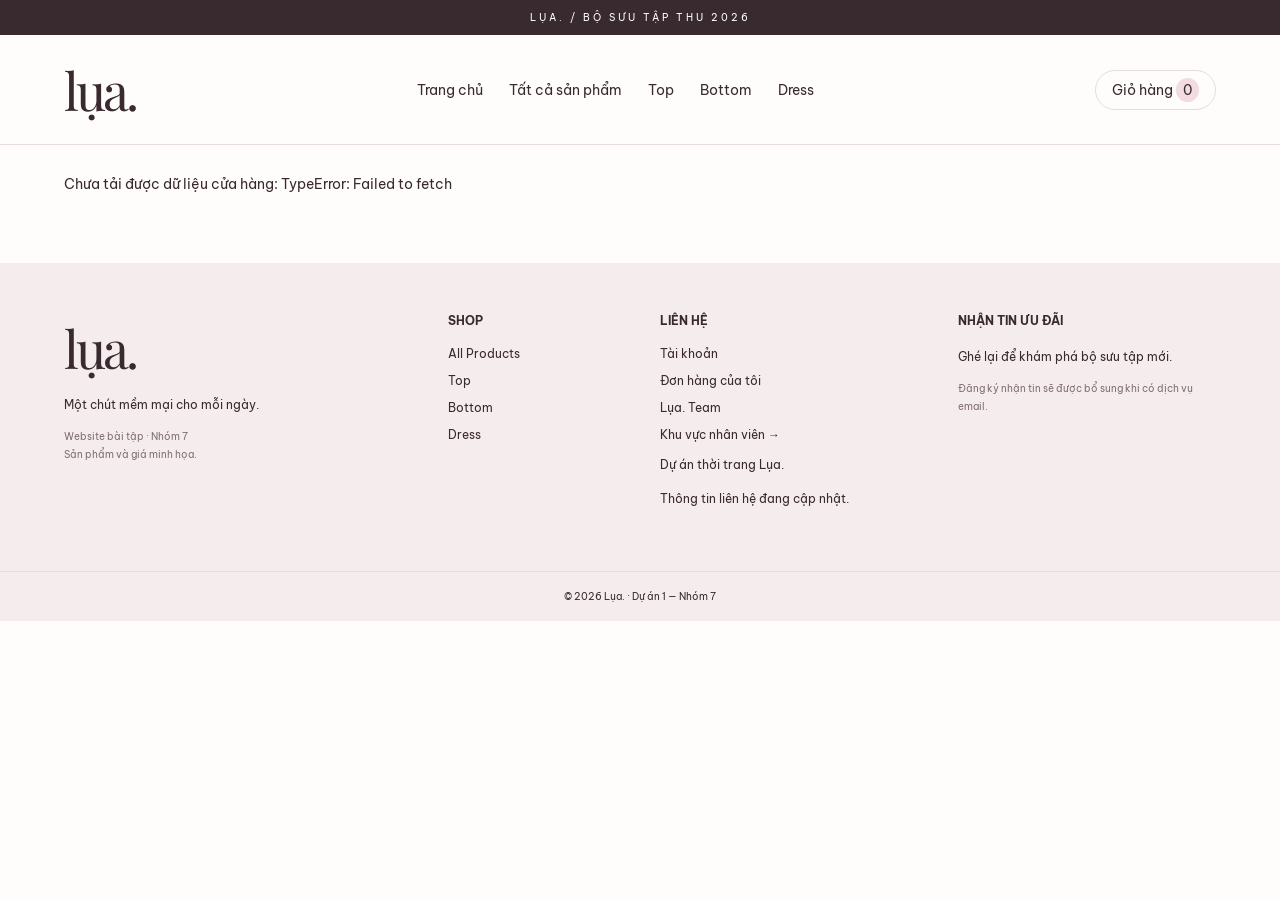
<file: index.html>
<!doctype html><html lang="vi"><head><meta charset="utf-8"><meta name="viewport" content="width=device-width,initial-scale=1"><title>Lụa. — Mặc nhẹ, sống dịu dàng</title><link rel="stylesheet" href="style.css"></head><body><div class="announcement">LỤA. / BỘ SƯU TẬP THU 2026</div><header><button id="menuButton" aria-label="Mở menu">☰</button><a class="logo" href="index.html">lụa.</a><nav><a href="index.html">Trang chủ</a><a href="all-products.html">Tất cả sản phẩm</a><a href="top.html">Top</a><a href="bottom.html">Bottom</a><a href="dress.html">Dress</a></nav><button id="bagButton" aria-label="Xem giỏ hàng">Giỏ hàng <span id="count">0</span></button></header><main id="main"></main><footer><div><a class="logo" href="index.html">lụa.</a><p>Một chút mềm mại cho mỗi ngày.</p><small>Website bài tập · Nhóm 7<br>Sản phẩm và giá minh họa.</small></div><div><b>SHOP</b><a href="all-products.html">All Products</a><a href="top.html">Top</a><a href="bottom.html">Bottom</a><a href="dress.html">Dress</a></div><div><b>LIÊN HỆ</b><a href="account/">Tài khoản</a><a href="checkout.html">Đơn hàng của tôi</a><a href="team/">Lụa. Team</a><a href="staff.html">Khu vực nhân viên →</a><p>Dự án thời trang Lụa.</p><p>Thông tin liên hệ đang cập nhật.</p></div><div><b>NHẬN TIN ƯU ĐÃI</b><p>Ghé lại để khám phá bộ sưu tập mới.</p><small>Đăng ký nhận tin sẽ được bổ sung khi có dịch vụ email.</small></div></footer><div class="copyright">© 2026 Lụa. · Dự án 1 — Nhóm 7</div><dialog id="menu"><button class="close" aria-label="Đóng">×</button><a class="logo" href="index.html">lụa.</a><nav><a href="index.html">Home</a><a href="all-products.html">All Products</a><a href="top.html">Top</a><a href="bottom.html">Bottom</a><a href="dress.html">Dress</a></nav></dialog><dialog id="quick"><button class="close" aria-label="Đóng">×</button><form id="addForm"><div id="quickInfo"></div><fieldset><legend>Chọn size</legend><div id="sizes"></div></fieldset><fieldset><legend>Màu sắc</legend><div id="colors"></div></fieldset><button class="primary wide">Thêm vào giỏ</button></form></dialog><dialog id="bag"><button class="close" aria-label="Đóng">×</button><h2>Giỏ hàng của bạn</h2><div id="bagItems"></div><p><a class="primary" href="checkout.html">Đặt hàng giao tận nơi →</a></p><p id="total"></p><p class="muted">Đơn giao hàng sẽ lưu vào hệ thống, chờ xác nhận và thu tiền khi giao.</p><button class="primary" onclick="document.querySelector('#bag').close()">Tiếp tục mua sắm</button></dialog><div id="toast" role="status"></div><script src="account/supabase-2.57.4.js"></script><script src="app.js"></script></body></html>
</file>
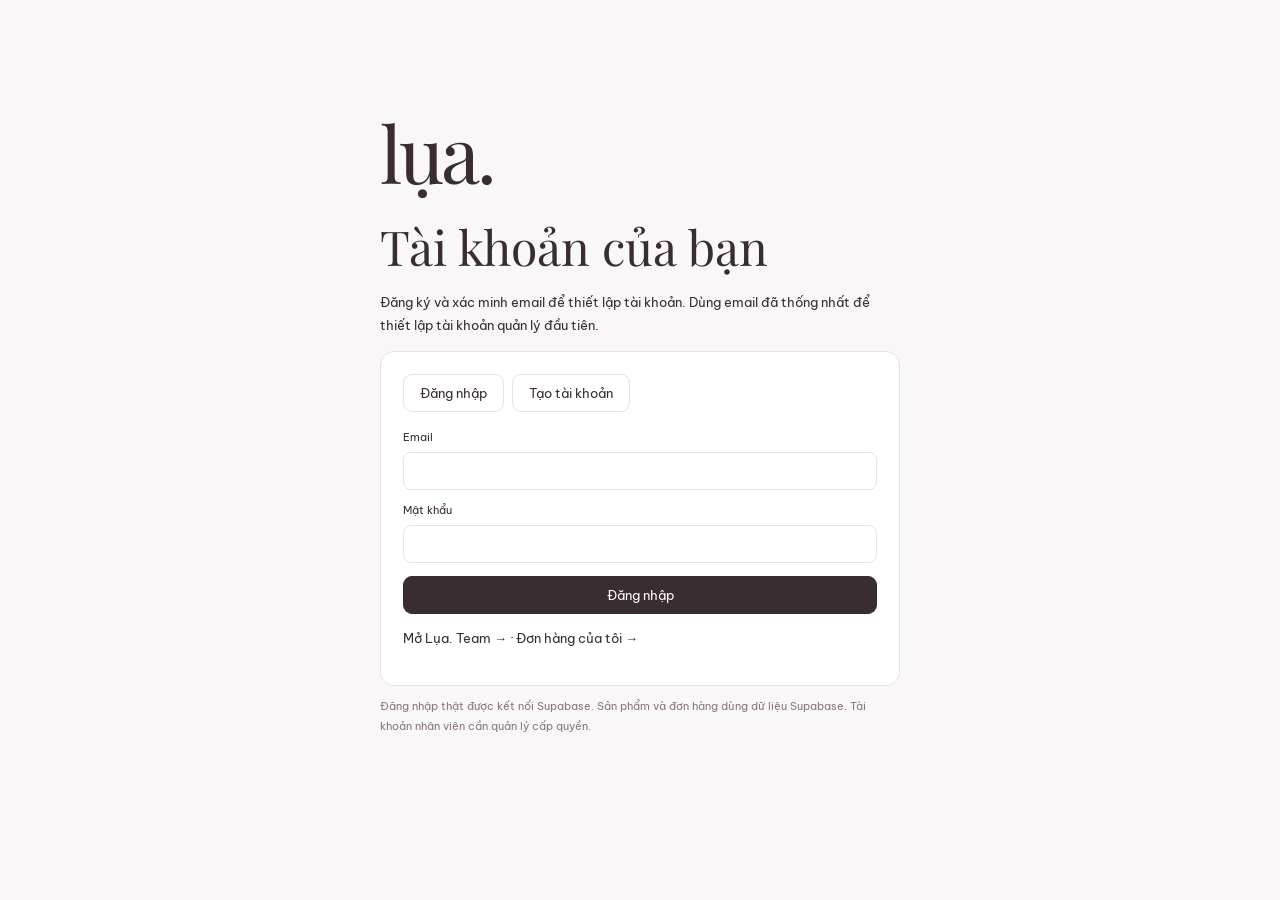
<file: account/index.html>
<!doctype html><html lang="vi"><head><meta charset="utf-8"><meta name="viewport" content="width=device-width,initial-scale=1"><title>Tài khoản Lụa.</title><link rel="stylesheet" href="../team/style.css"></head><body><div class="welcome" style="max-width:580px"><a class="brand" href="../index.html">lụa.</a><h1>Tài khoản của bạn</h1><p>Đăng ký và xác minh email để thiết lập tài khoản. Dùng email đã thống nhất để thiết lập tài khoản quản lý đầu tiên.</p><section class="panel"><div class="actions"><button id="loginMode" type="button">Đăng nhập</button><button id="signupMode" type="button">Tạo tài khoản</button></div><form id="authForm" class="fields"><label>Email<input id="email" type="email" autocomplete="username" required></label><label>Mật khẩu<input id="password" type="password" autocomplete="current-password" minlength="12" required></label><label id="confirmLabel" hidden>Nhập lại mật khẩu<input id="confirmPassword" type="password" autocomplete="new-password" minlength="12"></label><button id="submit" class="primary">Đăng nhập</button></form><p id="message" role="status" style="line-height:1.8"></p><p><a href="../team/">Mở Lụa. Team →</a> · <a href="../checkout.html">Đơn hàng của tôi →</a></p><button id="logout" hidden>Đăng xuất</button></section><p class="muted">Đăng nhập thật được kết nối Supabase. Sản phẩm và đơn hàng dùng dữ liệu Supabase. Tài khoản nhân viên cần quản lý cấp quyền.</p></div><script src="supabase-2.57.4.js"></script><script src="auth.js"></script></body></html>
</file>
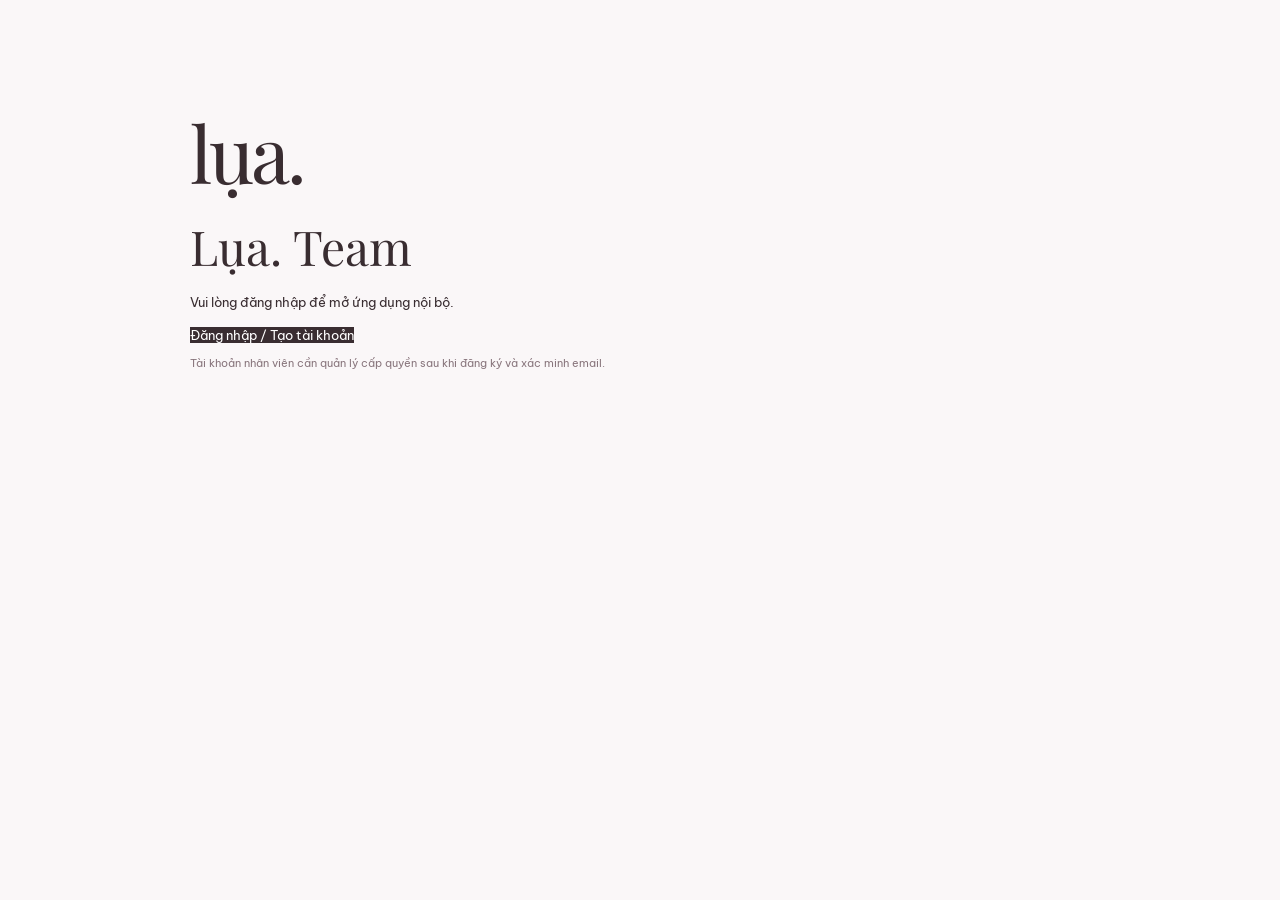
<file: team/index.html>
<!doctype html><html lang="vi"><head><meta charset="utf-8"><meta name="viewport" content="width=device-width,initial-scale=1"><title>Lụa. Team — Quản lý & Nhân viên</title><link rel="stylesheet" href="style.css"></head><body><section id="entry"></section><div id="app" hidden><aside><a class="brand" href="index.html">lụa.<small>TEAM / CỬA HÀNG 01</small></a><nav id="nav"></nav><div class="asideFoot"><p id="identity"></p><button id="switch">Đăng xuất</button><p><a href="../index.html">← Website khách hàng</a></p></div></aside><main><header><div><span class="eyebrow">LỤA. TEAM / VẬN HÀNH CỬA HÀNG</span><h1 id="title"></h1></div><span class="badge" id="roleBadge"></span></header><div class="notice">Dữ liệu chung Supabase · Quyền theo tài khoản đăng nhập. Bấm Đồng bộ để lấy thay đổi từ thiết bị khác.</div><section id="view"></section></main></div><dialog id="modal"><button class="close" aria-label="Đóng">×</button><div id="modalBody"></div></dialog><div id="toast" role="status"></div><script src="../account/supabase-2.57.4.js"></script><script src="app.js"></script></body></html>
</file>
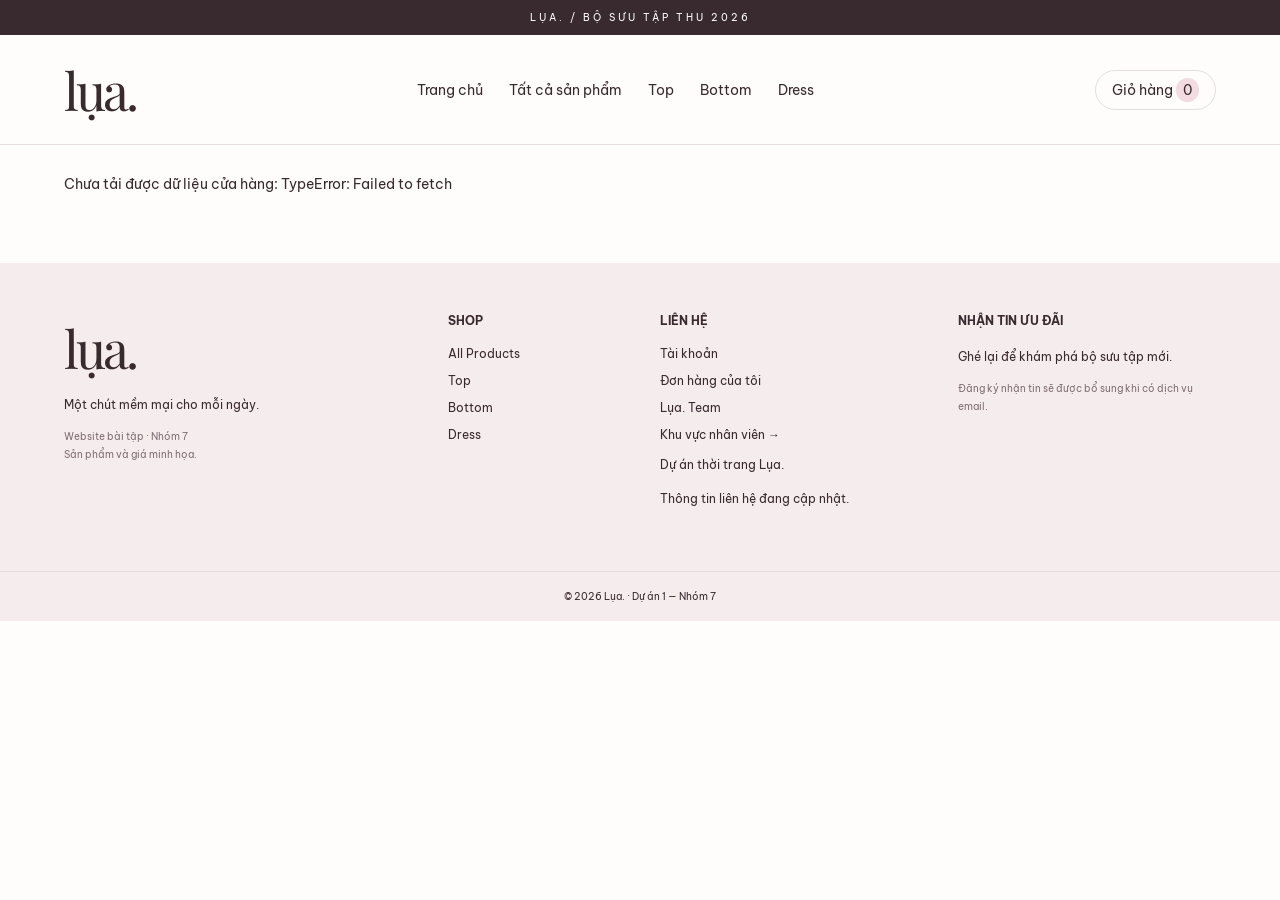
<file: all-products.html>
<!doctype html><html lang="vi"><head><meta charset="utf-8"><meta name="viewport" content="width=device-width,initial-scale=1"><title>all-products — Lụa.</title><link rel="stylesheet" href="style.css"></head><body><div class="announcement">LỤA. / BỘ SƯU TẬP THU 2026</div><header><button id="menuButton" aria-label="Mở menu">☰</button><a class="logo" href="index.html">lụa.</a><nav><a href="index.html">Trang chủ</a><a href="all-products.html">Tất cả sản phẩm</a><a href="top.html">Top</a><a href="bottom.html">Bottom</a><a href="dress.html">Dress</a></nav><button id="bagButton" aria-label="Xem giỏ hàng">Giỏ hàng <span id="count">0</span></button></header><main id="main"></main><footer><div><a class="logo" href="index.html">lụa.</a><p>Một chút mềm mại cho mỗi ngày.</p><small>Website bài tập · Nhóm 7<br>Sản phẩm và giá minh họa.</small></div><div><b>SHOP</b><a href="all-products.html">All Products</a><a href="top.html">Top</a><a href="bottom.html">Bottom</a><a href="dress.html">Dress</a></div><div><b>LIÊN HỆ</b><a href="account/">Tài khoản</a><a href="checkout.html">Đơn hàng của tôi</a><a href="team/">Lụa. Team</a><a href="staff.html">Khu vực nhân viên →</a><p>Dự án thời trang Lụa.</p><p>Thông tin liên hệ đang cập nhật.</p></div><div><b>NHẬN TIN ƯU ĐÃI</b><p>Ghé lại để khám phá bộ sưu tập mới.</p><small>Đăng ký nhận tin sẽ được bổ sung khi có dịch vụ email.</small></div></footer><div class="copyright">© 2026 Lụa. · Dự án 1 — Nhóm 7</div><dialog id="menu"><button class="close" aria-label="Đóng">×</button><a class="logo" href="index.html">lụa.</a><nav><a href="index.html">Home</a><a href="all-products.html">All Products</a><a href="top.html">Top</a><a href="bottom.html">Bottom</a><a href="dress.html">Dress</a></nav></dialog><dialog id="quick"><button class="close" aria-label="Đóng">×</button><form id="addForm"><div id="quickInfo"></div><fieldset><legend>Chọn size</legend><div id="sizes"></div></fieldset><fieldset><legend>Màu sắc</legend><div id="colors"></div></fieldset><button class="primary wide">Thêm vào giỏ</button></form></dialog><dialog id="bag"><button class="close" aria-label="Đóng">×</button><h2>Giỏ hàng của bạn</h2><div id="bagItems"></div><p><a class="primary" href="checkout.html">Đặt hàng giao tận nơi →</a></p><p id="total"></p><p class="muted">Đơn giao hàng sẽ lưu vào hệ thống, chờ xác nhận và thu tiền khi giao.</p><button class="primary" onclick="document.querySelector('#bag').close()">Tiếp tục mua sắm</button></dialog><div id="toast" role="status"></div><script src="account/supabase-2.57.4.js"></script><script src="app.js"></script></body></html>
</file>
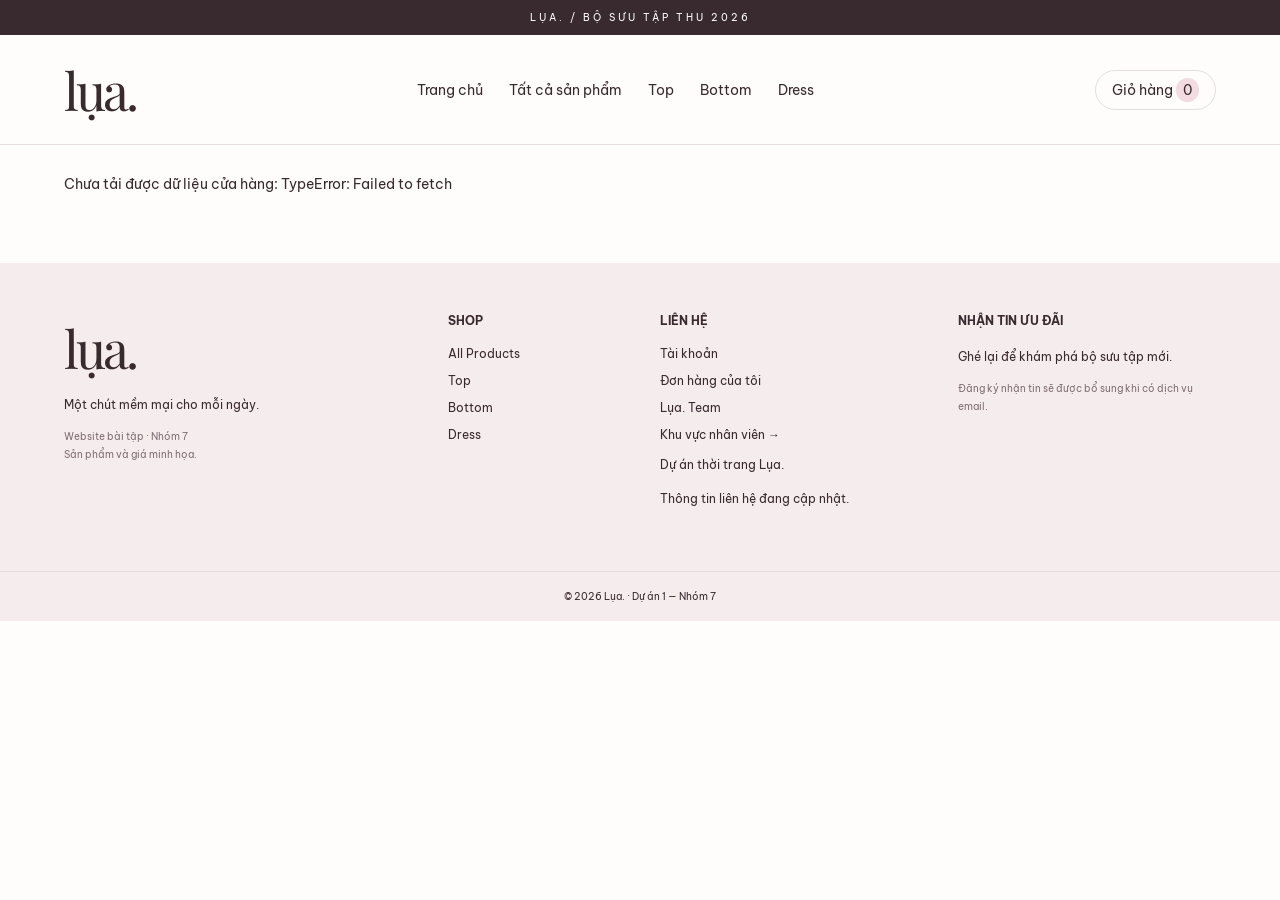
<file: bottom.html>
<!doctype html><html lang="vi"><head><meta charset="utf-8"><meta name="viewport" content="width=device-width,initial-scale=1"><title>bottom — Lụa.</title><link rel="stylesheet" href="style.css"></head><body><div class="announcement">LỤA. / BỘ SƯU TẬP THU 2026</div><header><button id="menuButton" aria-label="Mở menu">☰</button><a class="logo" href="index.html">lụa.</a><nav><a href="index.html">Trang chủ</a><a href="all-products.html">Tất cả sản phẩm</a><a href="top.html">Top</a><a href="bottom.html">Bottom</a><a href="dress.html">Dress</a></nav><button id="bagButton" aria-label="Xem giỏ hàng">Giỏ hàng <span id="count">0</span></button></header><main id="main"></main><footer><div><a class="logo" href="index.html">lụa.</a><p>Một chút mềm mại cho mỗi ngày.</p><small>Website bài tập · Nhóm 7<br>Sản phẩm và giá minh họa.</small></div><div><b>SHOP</b><a href="all-products.html">All Products</a><a href="top.html">Top</a><a href="bottom.html">Bottom</a><a href="dress.html">Dress</a></div><div><b>LIÊN HỆ</b><a href="account/">Tài khoản</a><a href="checkout.html">Đơn hàng của tôi</a><a href="team/">Lụa. Team</a><a href="staff.html">Khu vực nhân viên →</a><p>Dự án thời trang Lụa.</p><p>Thông tin liên hệ đang cập nhật.</p></div><div><b>NHẬN TIN ƯU ĐÃI</b><p>Ghé lại để khám phá bộ sưu tập mới.</p><small>Đăng ký nhận tin sẽ được bổ sung khi có dịch vụ email.</small></div></footer><div class="copyright">© 2026 Lụa. · Dự án 1 — Nhóm 7</div><dialog id="menu"><button class="close" aria-label="Đóng">×</button><a class="logo" href="index.html">lụa.</a><nav><a href="index.html">Home</a><a href="all-products.html">All Products</a><a href="top.html">Top</a><a href="bottom.html">Bottom</a><a href="dress.html">Dress</a></nav></dialog><dialog id="quick"><button class="close" aria-label="Đóng">×</button><form id="addForm"><div id="quickInfo"></div><fieldset><legend>Chọn size</legend><div id="sizes"></div></fieldset><fieldset><legend>Màu sắc</legend><div id="colors"></div></fieldset><button class="primary wide">Thêm vào giỏ</button></form></dialog><dialog id="bag"><button class="close" aria-label="Đóng">×</button><h2>Giỏ hàng của bạn</h2><div id="bagItems"></div><p><a class="primary" href="checkout.html">Đặt hàng giao tận nơi →</a></p><p id="total"></p><p class="muted">Đơn giao hàng sẽ lưu vào hệ thống, chờ xác nhận và thu tiền khi giao.</p><button class="primary" onclick="document.querySelector('#bag').close()">Tiếp tục mua sắm</button></dialog><div id="toast" role="status"></div><script src="account/supabase-2.57.4.js"></script><script src="app.js"></script></body></html>
</file>
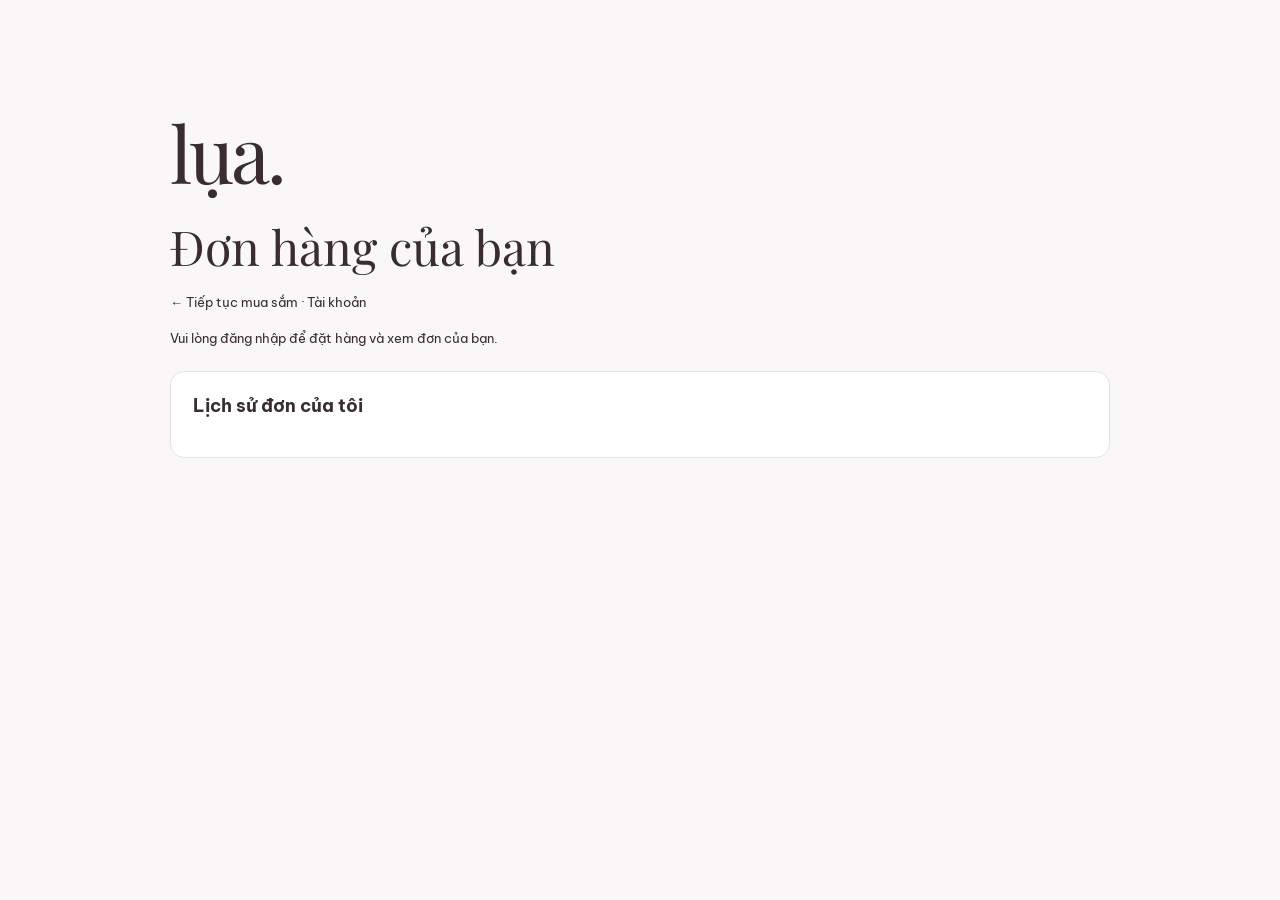
<file: checkout.html>
<!doctype html><html lang="vi"><head><meta charset="utf-8"><meta name="viewport" content="width=device-width,initial-scale=1"><title>Đơn hàng — Lụa.</title><link rel="stylesheet" href="team/style.css"></head><body><div class="welcome" style="max-width:1000px"><a class="brand" href="index.html">lụa.</a><h1>Đơn hàng của bạn</h1><p><a href="index.html">← Tiếp tục mua sắm</a> · <a href="account/">Tài khoản</a></p><p id="notice" role="status"></p><section class="panel" id="checkoutPanel"><div id="summary"></div><form id="orderForm" class="fields"><label>Họ tên<input name="name" maxlength="80" autocomplete="name" required></label><label>Số điện thoại<input name="phone" type="tel" maxlength="20" autocomplete="tel" required></label><label>Địa chỉ giao hàng<textarea name="address" maxlength="300" autocomplete="street-address" required></textarea></label><p>Thanh toán khi nhận hàng. Ứng dụng chưa kết nối cổng thanh toán ngân hàng.</p><button class="primary" id="place">Xác nhận đặt hàng</button></form></section><section class="panel" style="margin-top:20px"><h2>Lịch sử đơn của tôi</h2><div id="myOrders"></div></section></div><script src="account/supabase-2.57.4.js"></script><script src="checkout.js"></script></body></html>
</file>
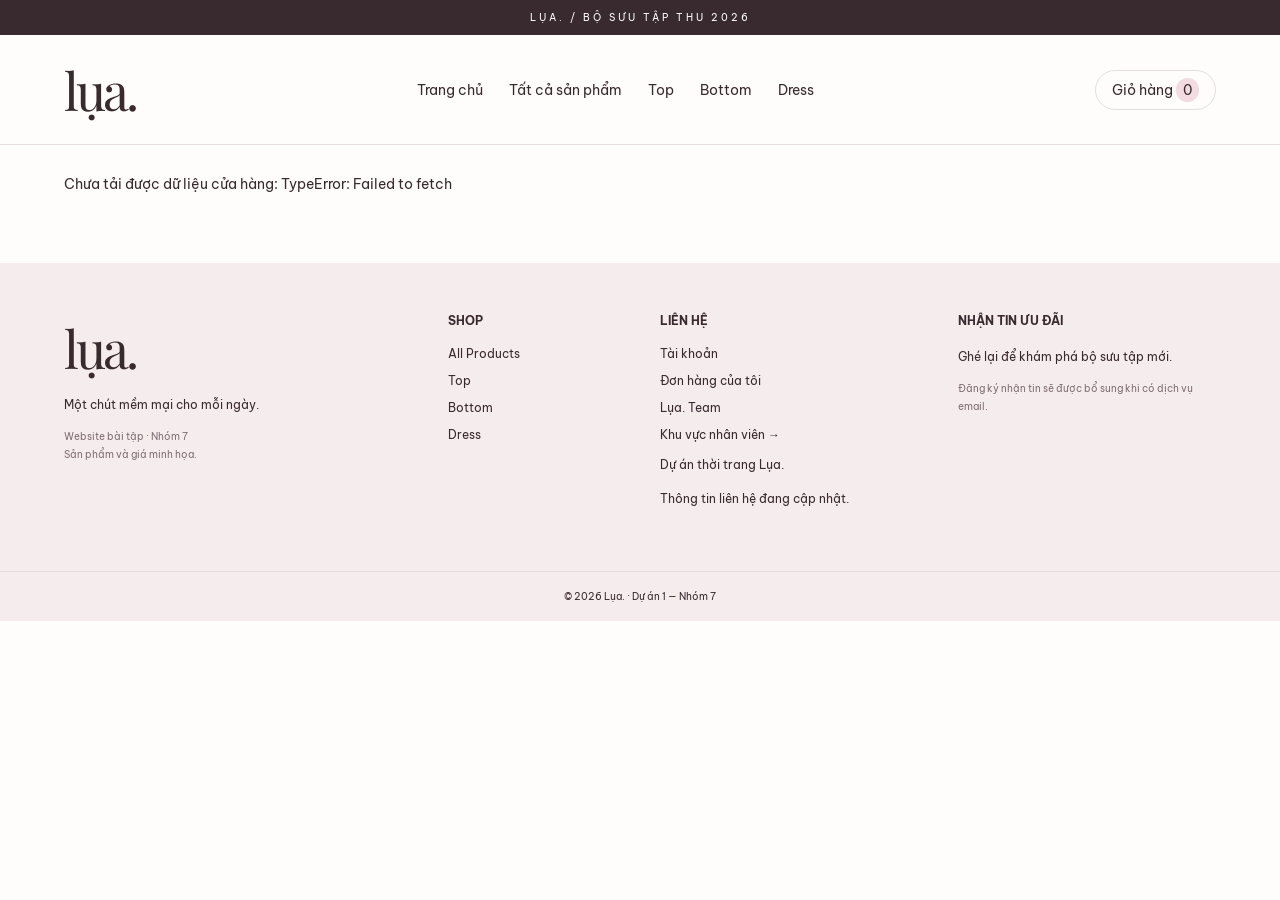
<file: dress.html>
<!doctype html><html lang="vi"><head><meta charset="utf-8"><meta name="viewport" content="width=device-width,initial-scale=1"><title>dress — Lụa.</title><link rel="stylesheet" href="style.css"></head><body><div class="announcement">LỤA. / BỘ SƯU TẬP THU 2026</div><header><button id="menuButton" aria-label="Mở menu">☰</button><a class="logo" href="index.html">lụa.</a><nav><a href="index.html">Trang chủ</a><a href="all-products.html">Tất cả sản phẩm</a><a href="top.html">Top</a><a href="bottom.html">Bottom</a><a href="dress.html">Dress</a></nav><button id="bagButton" aria-label="Xem giỏ hàng">Giỏ hàng <span id="count">0</span></button></header><main id="main"></main><footer><div><a class="logo" href="index.html">lụa.</a><p>Một chút mềm mại cho mỗi ngày.</p><small>Website bài tập · Nhóm 7<br>Sản phẩm và giá minh họa.</small></div><div><b>SHOP</b><a href="all-products.html">All Products</a><a href="top.html">Top</a><a href="bottom.html">Bottom</a><a href="dress.html">Dress</a></div><div><b>LIÊN HỆ</b><a href="account/">Tài khoản</a><a href="checkout.html">Đơn hàng của tôi</a><a href="team/">Lụa. Team</a><a href="staff.html">Khu vực nhân viên →</a><p>Dự án thời trang Lụa.</p><p>Thông tin liên hệ đang cập nhật.</p></div><div><b>NHẬN TIN ƯU ĐÃI</b><p>Ghé lại để khám phá bộ sưu tập mới.</p><small>Đăng ký nhận tin sẽ được bổ sung khi có dịch vụ email.</small></div></footer><div class="copyright">© 2026 Lụa. · Dự án 1 — Nhóm 7</div><dialog id="menu"><button class="close" aria-label="Đóng">×</button><a class="logo" href="index.html">lụa.</a><nav><a href="index.html">Home</a><a href="all-products.html">All Products</a><a href="top.html">Top</a><a href="bottom.html">Bottom</a><a href="dress.html">Dress</a></nav></dialog><dialog id="quick"><button class="close" aria-label="Đóng">×</button><form id="addForm"><div id="quickInfo"></div><fieldset><legend>Chọn size</legend><div id="sizes"></div></fieldset><fieldset><legend>Màu sắc</legend><div id="colors"></div></fieldset><button class="primary wide">Thêm vào giỏ</button></form></dialog><dialog id="bag"><button class="close" aria-label="Đóng">×</button><h2>Giỏ hàng của bạn</h2><div id="bagItems"></div><p><a class="primary" href="checkout.html">Đặt hàng giao tận nơi →</a></p><p id="total"></p><p class="muted">Đơn giao hàng sẽ lưu vào hệ thống, chờ xác nhận và thu tiền khi giao.</p><button class="primary" onclick="document.querySelector('#bag').close()">Tiếp tục mua sắm</button></dialog><div id="toast" role="status"></div><script src="account/supabase-2.57.4.js"></script><script src="app.js"></script></body></html>
</file>
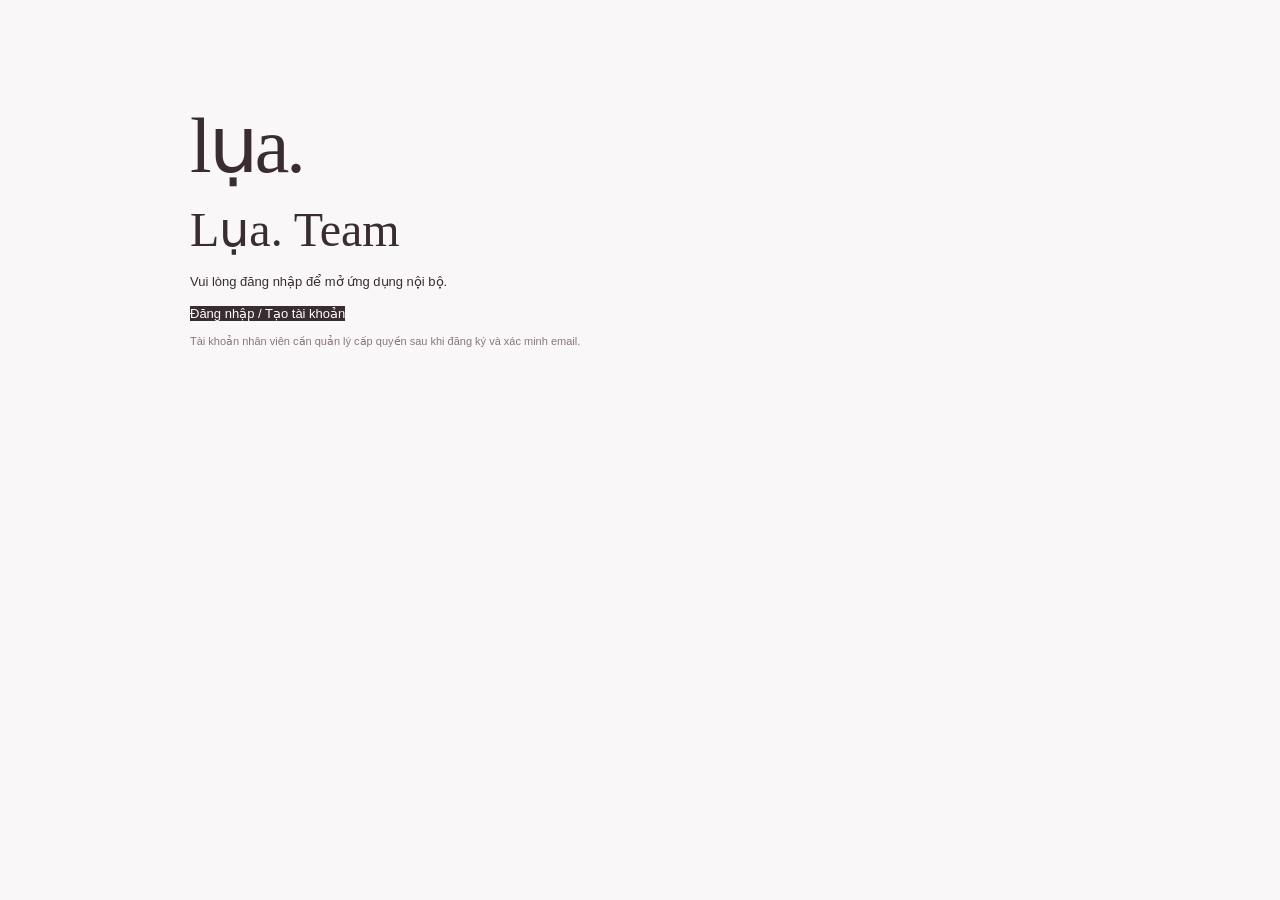
<file: staff.html>
<!doctype html><html lang="vi"><head><meta charset="utf-8"><meta name="viewport" content="width=device-width,initial-scale=1"><meta http-equiv="refresh" content="0;url=team/"><title>Lụa. Team</title></head><body><p>Khu vực nhân viên đã chuyển sang hệ thống tài khoản chung.</p><a href="team/">Mở Lụa. Team</a></body></html>
</file>
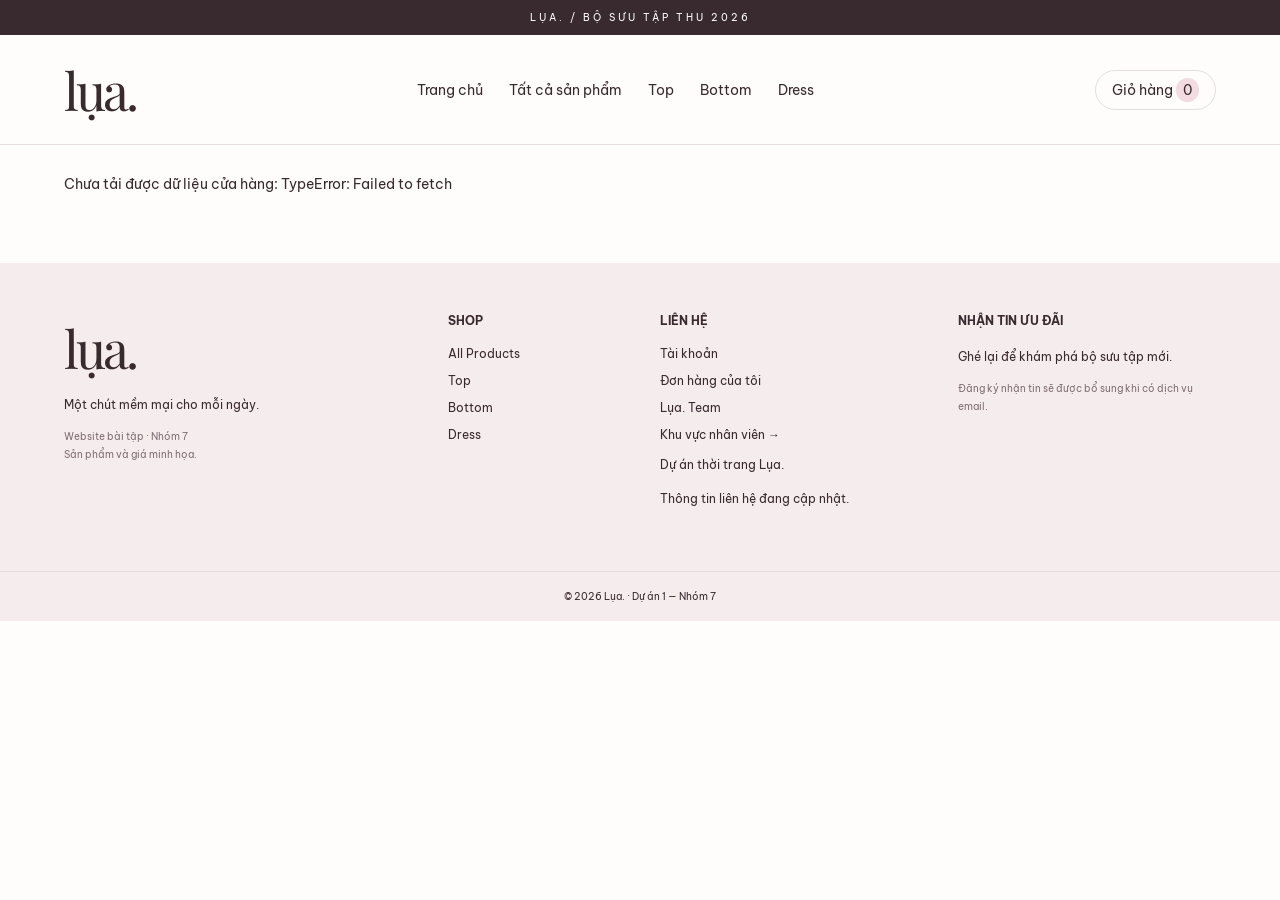
<file: top.html>
<!doctype html><html lang="vi"><head><meta charset="utf-8"><meta name="viewport" content="width=device-width,initial-scale=1"><title>top — Lụa.</title><link rel="stylesheet" href="style.css"></head><body><div class="announcement">LỤA. / BỘ SƯU TẬP THU 2026</div><header><button id="menuButton" aria-label="Mở menu">☰</button><a class="logo" href="index.html">lụa.</a><nav><a href="index.html">Trang chủ</a><a href="all-products.html">Tất cả sản phẩm</a><a href="top.html">Top</a><a href="bottom.html">Bottom</a><a href="dress.html">Dress</a></nav><button id="bagButton" aria-label="Xem giỏ hàng">Giỏ hàng <span id="count">0</span></button></header><main id="main"></main><footer><div><a class="logo" href="index.html">lụa.</a><p>Một chút mềm mại cho mỗi ngày.</p><small>Website bài tập · Nhóm 7<br>Sản phẩm và giá minh họa.</small></div><div><b>SHOP</b><a href="all-products.html">All Products</a><a href="top.html">Top</a><a href="bottom.html">Bottom</a><a href="dress.html">Dress</a></div><div><b>LIÊN HỆ</b><a href="account/">Tài khoản</a><a href="checkout.html">Đơn hàng của tôi</a><a href="team/">Lụa. Team</a><a href="staff.html">Khu vực nhân viên →</a><p>Dự án thời trang Lụa.</p><p>Thông tin liên hệ đang cập nhật.</p></div><div><b>NHẬN TIN ƯU ĐÃI</b><p>Ghé lại để khám phá bộ sưu tập mới.</p><small>Đăng ký nhận tin sẽ được bổ sung khi có dịch vụ email.</small></div></footer><div class="copyright">© 2026 Lụa. · Dự án 1 — Nhóm 7</div><dialog id="menu"><button class="close" aria-label="Đóng">×</button><a class="logo" href="index.html">lụa.</a><nav><a href="index.html">Home</a><a href="all-products.html">All Products</a><a href="top.html">Top</a><a href="bottom.html">Bottom</a><a href="dress.html">Dress</a></nav></dialog><dialog id="quick"><button class="close" aria-label="Đóng">×</button><form id="addForm"><div id="quickInfo"></div><fieldset><legend>Chọn size</legend><div id="sizes"></div></fieldset><fieldset><legend>Màu sắc</legend><div id="colors"></div></fieldset><button class="primary wide">Thêm vào giỏ</button></form></dialog><dialog id="bag"><button class="close" aria-label="Đóng">×</button><h2>Giỏ hàng của bạn</h2><div id="bagItems"></div><p><a class="primary" href="checkout.html">Đặt hàng giao tận nơi →</a></p><p id="total"></p><p class="muted">Đơn giao hàng sẽ lưu vào hệ thống, chờ xác nhận và thu tiền khi giao.</p><button class="primary" onclick="document.querySelector('#bag').close()">Tiếp tục mua sắm</button></dialog><div id="toast" role="status"></div><script src="account/supabase-2.57.4.js"></script><script src="app.js"></script></body></html>
</file>
<file: style.css>
@import url('https://fonts.googleapis.com/css2?family=Be+Vietnam+Pro:wght@400;500;600&family=Playfair+Display:wght@400;500;600&display=swap');
:root{--ink:#392a30;--pink:#f2dce1;--paper:#fffdfb;--line:#e7dce0;--accent:#804956}*{box-sizing:border-box}body{margin:0;background:var(--paper);color:var(--ink);font:14px 'Be Vietnam Pro',Arial,sans-serif}a{color:inherit;text-decoration:none}button,select,input{font:inherit}button,a,select{touch-action:manipulation}button{cursor:pointer;background:transparent;color:inherit;border:1px solid var(--line);padding:10px 16px;border-radius:30px}button:hover,a:hover{color:var(--accent)}button:focus-visible,a:focus-visible,select:focus-visible{outline:2px solid var(--accent);outline-offset:4px}.announcement{text-align:center;background:var(--ink);color:white;font-size:10px;letter-spacing:3px;padding:11px}header{display:flex;align-items:center;gap:32px;padding:20px 5%;border-bottom:1px solid var(--line)}.logo{font:52px 'Playfair Display',Georgia,serif;letter-spacing:-3px}header nav{display:flex;gap:26px;margin:auto}#menuButton{display:none}#count{background:var(--pink);padding:3px 7px;border-radius:20px}main{max-width:1440px;margin:auto;padding:30px 5% 70px}h1,h2,h3{font-family:'Playfair Display',Georgia,serif;font-weight:500}h1{font-size:clamp(38px,5vw,72px);line-height:1.1;margin:20px 0}h2{font-size:34px}p{line-height:1.8}.eyebrow{font-size:10px;letter-spacing:2.5px;text-transform:uppercase}.hero{display:grid;grid-template-columns:1fr 1fr;background:#f2e3e6;min-height:530px}.heroText{padding:65px 12%;align-self:center}.hero img{width:100%;height:100%;object-fit:cover;max-height:640px}.primary,.secondary{display:inline-block;padding:13px 23px;border-radius:28px;border:1px solid var(--ink)}.primary{background:var(--ink);color:white}.primary:hover{background:var(--accent);color:white}.secondary{margin-left:8px}.categories{display:grid;grid-template-columns:repeat(3,1fr);gap:20px;margin:32px 0 65px}.category{position:relative;overflow:hidden;background:var(--pink)}.category img{width:100%;height:280px;object-fit:cover;display:block;transition:transform .4s}.category:hover img{transform:scale(1.03)}.category span{position:absolute;bottom:18px;left:18px;background:var(--paper);padding:10px 24px;border-radius:30px}.sectionHeading{display:flex;justify-content:space-between;align-items:center}.grid{display:grid;grid-template-columns:repeat(4,1fr);gap:30px 20px}.product img{width:100%;aspect-ratio:3/4;object-fit:cover;background:var(--pink)}.product small{display:block;color:#826d74;margin-top:12px}.product h3{font:14px 'Be Vietnam Pro',Arial;margin:8px 0}.price{font-weight:600}.swatches{font-size:18px;color:#9a7b80;letter-spacing:3px;margin:6px 0}.product button{width:100%;border-radius:5px;padding:9px}.benefits{display:grid;grid-template-columns:repeat(3,1fr);gap:18px;margin:60px 0}.benefits div{background:#f6eff0;padding:23px}.benefits b{display:block;margin-bottom:8px}.story{display:grid;grid-template-columns:1fr 1fr;background:#efece5;align-items:center}.story img{width:100%;height:420px;object-fit:cover}.story div{padding:40px 12%}.help{padding:32px;border:1px solid var(--line);margin-top:30px}.help summary{cursor:pointer}.filters{display:flex;flex-wrap:wrap;align-items:center;gap:10px;margin:24px 0}.filters a{padding:10px 17px;border:1px solid var(--line);border-radius:30px}.filters .active,.size.active{background:var(--ink);color:white}.filterControls{display:flex;justify-content:space-between;gap:12px;flex-wrap:wrap;margin-bottom:25px}.size{border-radius:6px;padding:8px 12px}select{border:1px solid var(--line);padding:10px;background:white;border-radius:6px;color:var(--ink)}.load{display:block;margin:32px auto}.muted{font-size:12px;color:#806f75}.empty{padding:30px;grid-column:1/-1}footer{display:grid;grid-template-columns:2fr 1fr 1.5fr 1.5fr;gap:40px;background:#f5ecee;padding:50px 5%;font-size:12px}footer b{display:block;margin-bottom:18px}footer a:not(.logo){display:block;margin-bottom:12px}footer small{line-height:1.8;color:#806f75}.copyright{text-align:center;padding:18px;font-size:10px;background:#f5ecee;border-top:1px solid var(--line)}dialog{border:0;border-radius:15px;background:var(--paper);color:var(--ink);padding:28px;width:440px;max-width:95vw;max-height:90vh}dialog::backdrop{background:#20181b88}.close{position:absolute;right:12px;top:10px;border:0;font-size:25px;padding:3px 10px}.quickInfo{display:flex;align-items:center;gap:18px;padding-right:25px}.quickInfo img{width:85px;height:110px;object-fit:cover}.quickInfo h3{font:16px 'Be Vietnam Pro',Arial}fieldset{border:0;padding:0;margin:22px 0}legend{margin-bottom:12px}fieldset label{display:inline-flex;margin-right:7px;cursor:pointer}fieldset input{accent-color:var(--accent)}fieldset label span{border:1px solid var(--line);padding:10px;border-radius:5px}fieldset input:checked+span{background:var(--ink);color:white}.wide{width:100%}#toast{position:fixed;bottom:24px;left:50%;transform:translateX(-50%);padding:14px 24px;background:var(--ink);color:white;border-radius:30px;display:none;z-index:10}#menu nav{display:grid;gap:24px;margin:30px 0}.bagRow{display:flex;gap:12px;border-bottom:1px solid var(--line);padding:15px 0}.bagRow img{width:60px;height:80px;object-fit:cover}.bagRow button{font-size:11px;padding:6px 10px}.bagRow p{margin:5px 0}#total{font-weight:600}#bag h2{font-size:27px}
@media(max-width:800px){header{padding:13px 5%;justify-content:space-between;gap:8px}header nav{display:none}#menuButton{display:block;border:0;padding:8px}.logo{font-size:38px}#bagButton{font-size:11px;padding:8px}main{padding:16px 4% 35px}.hero{grid-template-columns:1fr;padding:16px;border-radius:14px;gap:20px;min-height:0}.heroText{padding:12px 0}.hero h1{font-size:39px}.hero img{height:300px;border-radius:9px}.categories{gap:10px;margin:18px 0 32px}.category{border-radius:8px}.category img{height:150px}.category span{font-size:11px;padding:6px 12px;left:8px;bottom:10px}.grid{grid-template-columns:repeat(2,minmax(0,1fr));gap:24px 12px}.product h3{font-size:12px}.sectionHeading h2{font-size:25px}.sectionHeading>a{font-size:11px}.benefits{grid-template-columns:1fr;margin:30px 0;gap:10px}.benefits div{padding:15px;border-radius:8px}.story{grid-template-columns:1fr}.story img{height:260px}.story div{padding:24px}.story h2{font-size:29px}.help{padding:20px}footer{grid-template-columns:1fr 1fr;gap:25px;padding:30px 5%}footer>div:first-child{grid-column:1/-1}.filters{gap:6px}.filters a{padding:8px 12px;font-size:12px}#quick{margin:auto 0 0;width:100%;max-width:100%;border-radius:15px 15px 0 0;padding:24px 20px}#menu{margin:0;height:100vh;max-height:100vh;width:80%;border-radius:0}.filterControls{font-size:12px}h1{font-size:36px}}

[hidden]{display:none!important}
</file>
<file: team/style.css>
@import url('https://fonts.googleapis.com/css2?family=Be+Vietnam+Pro:wght@400;500;600;700&family=Playfair+Display:wght@500&display=swap');
:root{--ink:#392d31;--muted:#89767d;--line:#e9dfe2;--pink:#f0dce3;--accent:#854c62}*{box-sizing:border-box}body{margin:0;color:var(--ink);background:#faf7f8;font:13px 'Be Vietnam Pro',Arial,sans-serif}button,input,select{font:inherit;color:inherit}button{cursor:pointer;border:1px solid var(--line);background:white;padding:10px 16px;border-radius:9px}button:hover{border-color:var(--accent)}button:disabled{opacity:.45;cursor:not-allowed}button:focus-visible,a:focus-visible,input:focus-visible,select:focus-visible{outline:2px solid var(--accent);outline-offset:2px}a{color:inherit;text-decoration:none}aside{position:fixed;width:240px;height:100vh;background:#fff;border-right:1px solid var(--line);padding:34px 22px;display:flex;flex-direction:column}.brand{font:58px 'Playfair Display',Georgia;letter-spacing:-3px}.brand small{display:block;font:9px 'Be Vietnam Pro',Arial;letter-spacing:2px;margin:8px 0 46px}nav{display:grid;gap:10px}nav button{text-align:left;border:0;padding:16px 12px;background:none}nav .active{background:var(--pink);color:#673e50;font-weight:600}.asideFoot{margin-top:auto;font-size:11px;color:var(--muted)}.dot{display:inline-block;width:7px;height:7px;border-radius:50%;background:#698c77;margin-right:5px}main{margin-left:240px;padding:32px 36px}header{display:flex;align-items:center;justify-content:space-between;gap:20px;margin-bottom:25px}.eyebrow{font-size:9px;letter-spacing:2px;color:var(--muted)}h1{font:34px 'Playfair Display',Georgia;margin:10px 0}h2{font-size:18px;margin:0 0 18px}h3{font-size:14px;margin:10px 0}.muted{color:var(--muted);font-size:11px;line-height:1.7}.notice{background:#f2e9ed;border:1px solid #e8d9e0;color:#74515e;border-radius:9px;padding:12px 16px;font-size:11px;margin-bottom:24px}.pos{display:grid;grid-template-columns:minmax(0,1fr) 355px;gap:24px}.panel{background:white;border:1px solid var(--line);border-radius:14px;padding:22px}.cart{align-self:start;position:sticky;top:18px}.toolbar{display:flex;gap:12px;flex-wrap:wrap;margin-bottom:20px}input,select{background:#fff;border:1px solid var(--line);border-radius:8px;padding:11px;max-width:100%;min-width:0}input[type=search]{flex:1;min-width:180px}label{display:grid;gap:8px;font-size:11px}.products{display:grid;grid-template-columns:repeat(3,minmax(0,1fr));gap:14px}.product{border:1px solid var(--line);border-radius:11px;overflow:hidden;background:white}.product img{width:100%;height:150px;object-fit:cover}.product>div{padding:12px}.product select{padding:7px;width:48%;font-size:11px}.product button{width:100%;margin-top:10px}.price{color:var(--accent);font-weight:600;margin:8px 0}.primary{background:var(--ink);color:white;border-color:var(--ink)}.wide{width:100%;margin-top:15px}.cartItem{padding:13px 0;border-bottom:1px solid var(--line)}.row{display:flex;justify-content:space-between;align-items:center;gap:10px}.qty{display:flex;gap:9px;align-items:center;margin-top:9px}.qty button{padding:3px 9px}.qty .remove{margin-left:auto;font-size:11px}.summary{margin:16px 0;display:grid;gap:12px}.grand{font-size:20px;font-weight:600;padding-top:15px;border-top:1px dashed var(--line)}.fields{display:grid;gap:13px;margin-top:18px}.empty{text-align:center;padding:38px 12px;color:var(--muted);line-height:1.8}.tableWrap{overflow:auto}table{width:100%;border-collapse:collapse;text-align:left;white-space:nowrap}th{font-size:10px;letter-spacing:.5px;color:var(--muted);background:#faf7f8}th,td{padding:14px 12px;border-bottom:1px solid var(--line)}td img{width:36px;height:44px;object-fit:cover;border-radius:5px;vertical-align:middle;margin-right:10px}.badge{font-size:10px;padding:5px 9px;border-radius:20px;background:#eaf0eb;color:#42644e}.low{background:#fff0dd;color:#91622b}.stats{display:grid;grid-template-columns:repeat(4,1fr);gap:16px;margin:20px 0}.stat{padding:20px;background:white;border:1px solid var(--line);border-radius:12px}.stat strong{display:block;font-size:23px;margin:12px 0 0}.customerLayout{display:grid;grid-template-columns:300px 1fr;gap:20px}.customerButton{width:100%;text-align:left;margin-top:10px;padding:15px}.customerButton.selected{background:var(--pink)}.customerHead{padding-bottom:20px;border-bottom:1px solid var(--line);margin-bottom:20px}.customerHead h2{font:30px 'Playfair Display',Georgia}.checks{line-height:2.2;padding:15px;background:#faf7f8;border-radius:10px;margin:20px 0}.shiftForm{display:flex;gap:12px;align-items:end;flex-wrap:wrap}.shiftForm label{flex:1}.danger{color:#9a354d}dialog{border:1px solid var(--line);border-radius:15px;padding:30px;width:550px;max-width:95vw;max-height:90vh;color:var(--ink)}dialog::backdrop{background:#30232b88}.close{float:right;border:0;font-size:22px}#toast{display:none;position:fixed;bottom:25px;left:50%;transform:translateX(-50%);background:var(--ink);color:white;border-radius:10px;padding:14px 24px;z-index:9}#receiptBody h1{text-align:center}#receiptBody table{font-size:11px}#receiptBody p{line-height:1.8}.receiptTotal{font-size:22px;text-align:right}.closed{background:#fff0dd;padding:15px;border-radius:9px;margin-bottom:15px}@media(max-width:1150px){aside{width:190px;padding:24px 15px}main{margin-left:190px;padding:24px}.pos{grid-template-columns:1fr 320px}.products{grid-template-columns:repeat(2,1fr)}.stats{grid-template-columns:repeat(2,1fr)}}@media(max-width:800px){aside{position:static;width:100%;height:auto;padding:15px}.brand{font-size:35px}.brand small,.asideFoot{display:none}nav{display:flex;overflow:auto;gap:5px;margin-top:12px}nav button{white-space:nowrap;font-size:11px;padding:10px}main{margin:0;padding:18px}header{align-items:start}h1{font-size:28px}.pos,.customerLayout{grid-template-columns:1fr}.cart{position:static}.panel{padding:16px}.product img{height:180px}.stats{gap:10px}.stat{padding:14px}.stat strong{font-size:19px}}@media print{body>aside,body>main,#toast,#print,.close{display:none!important}dialog{position:static;display:block!important;width:100%;max-width:none;max-height:none;border:0;padding:0}dialog::backdrop{background:white}}
[hidden]{display:none!important}.welcome{max-width:960px;margin:70px auto;padding:30px}.welcome .brand{font-size:78px}.welcome h1{font-size:48px}.welcome p{max-width:650px;line-height:1.8}.accountGrid{display:grid;grid-template-columns:repeat(3,1fr);gap:18px;margin:32px 0}.account{padding:28px;text-align:left;min-height:180px}.account strong{display:block;font-size:20px;margin:18px 0}.account small{display:block;line-height:1.8}.pill{display:inline-block;background:var(--pink);padding:6px 10px;border-radius:20px;font-size:10px}.barRow{display:grid;grid-template-columns:90px 1fr 110px;align-items:center;gap:15px;margin:15px 0;font-size:11px}.bar{height:14px;background:#f3e8ed;border-radius:4px;overflow:hidden}.bar span{display:block;height:100%;background:#99637b}.two{display:grid;grid-template-columns:1fr 1fr;gap:20px}.avatar{display:inline-flex;align-items:center;justify-content:center;background:var(--pink);width:40px;height:40px;border-radius:50%;font-weight:bold;margin-right:12px}.actions{display:flex;gap:8px;flex-wrap:wrap}.formGrid{display:grid;grid-template-columns:1fr 1fr;gap:14px}.formGrid .full{grid-column:1/-1}textarea{font:inherit;border:1px solid var(--line);border-radius:8px;padding:12px;width:100%;min-height:80px}.reveal{padding:12px;background:#f8f2f5;border-radius:8px;line-height:1.8}.panel+.panel{margin-top:20px}.checkLabel{display:flex;align-items:center}.checkLabel input{width:auto}.pageLead{margin-bottom:20px;color:var(--muted);line-height:1.7}.listHeader{display:flex;align-items:center;justify-content:space-between;gap:12px;margin-bottom:16px}.status-cancelled,.status-returned{background:#f7e8e9;color:#97485d}.status-pending{background:#fff1db;color:#88612f}button.small{padding:6px 10px;font-size:11px}.mobileSwitch{display:none}@media(max-width:800px){.welcome{margin:20px auto;padding:20px}.welcome h1{font-size:34px}.accountGrid,.two{grid-template-columns:1fr}.account{min-height:0;padding:20px}.mobileSwitch{display:block}.formGrid{grid-template-columns:1fr} .barRow{grid-template-columns:75px 1fr 95px}.asideFoot{display:block;margin-top:12px}.asideFoot p{display:none}}
@media print{#entry,#app{display:none!important}dialog:not([open]){display:none!important}#modal .noPrint{display:none!important}}
</file>
